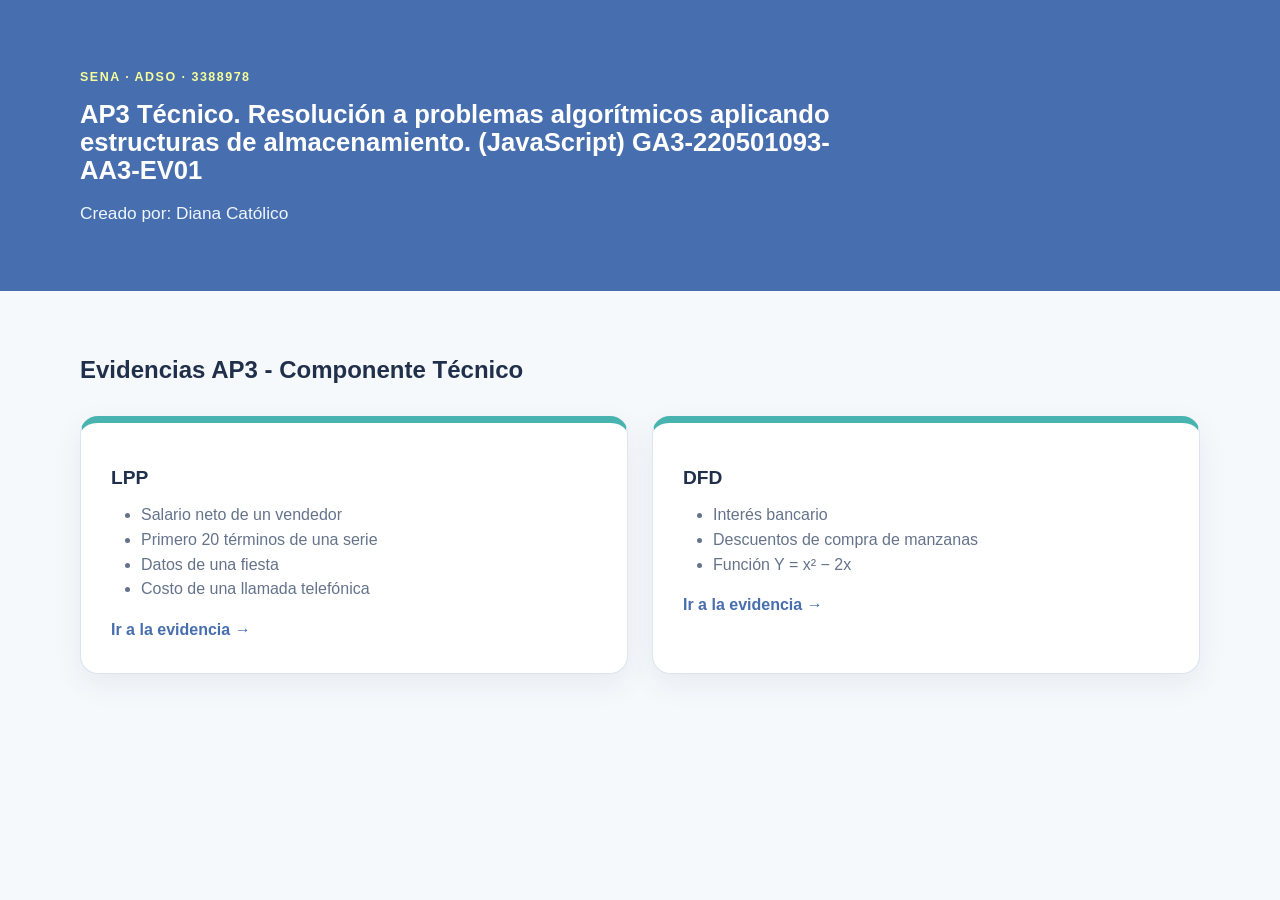
<file: index.html>
<!DOCTYPE html>
<html lang="es">
<head>
  <meta charset="UTF-8">
  <meta name="viewport" content="width=device-width, initial-scale=1.0">
  <title>ADSO - AP3</title>
  <link rel="stylesheet" href="css/styles.css">
</head>
<body>
  <header class="site-header">
    <div class="container header-content">
      <div>
        <span class="eyebrow">SENA · ADSO · 3388978</span>
        <h1>AP3 Técnico. Resolución a problemas algorítmicos aplicando estructuras de almacenamiento. (JavaScript) GA3-220501093- AA3-EV01</h1>
        <p>Creado por: Diana Católico</p>
      </div>
    </div>
  </header>

  <main class="container home">
    <section class="welcome">
      <h2>Evidencias AP3 - Componente Técnico</h2>
    </section>

    <section class="workshop-grid">
      <a class="workshop-card" href="./GA3-220501093-AA3-EV01-JS/evidencia-LPP/index.html">
        <h3>LPP</h3>
        <ul>
          <li>Salario neto de un vendedor</li>
          <li>Primero 20 términos de una serie</li>
          <li>Datos de una fiesta</li>
          <li>Costo de una llamada telefónica</li>
        </ul>
        <span class="card-link">Ir a la evidencia →</span>
      </a>

      <a class="workshop-card" href="./GA3-220501093-AA3-EV01-JS/evidencia-DFD/index.html">
        <h3>DFD</h3>
        <ul>
          <li>Interés bancario</li>
          <li>Descuentos de compra de manzanas</li>
          <li>Función Y = x² − 2x</li>
        </ul>
        <span class="card-link">Ir a la evidencia →</span>
      </a>
    </section>
  </main>
</body>
</html>
</file>
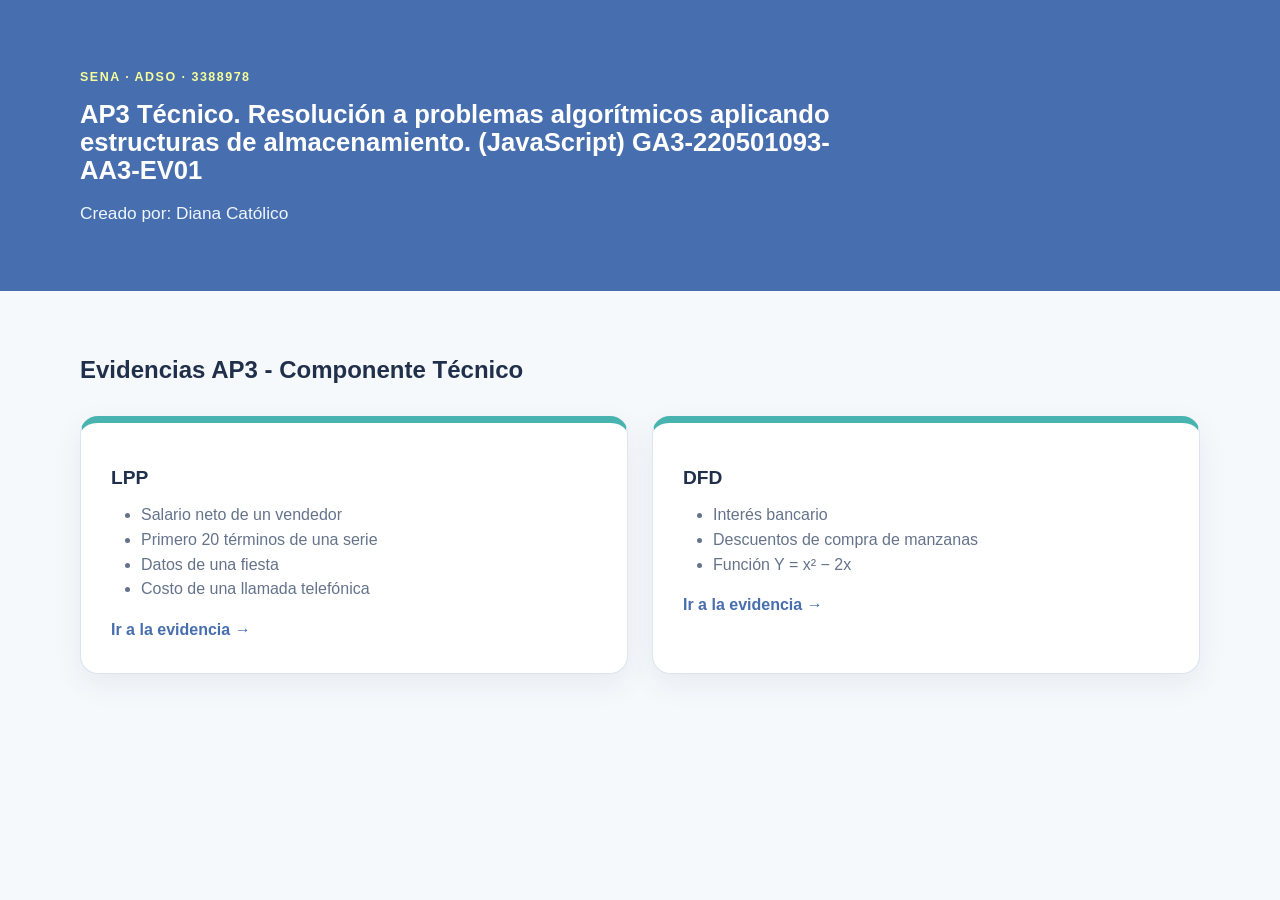
<file: GA3-220501093-AA3-EV01-JS/index.html>
<!DOCTYPE html>
<html lang="es">
<head>
  <meta charset="UTF-8">
  <meta name="viewport" content="width=device-width, initial-scale=1.0">
  <title>ADSO - AP3</title>
  <link rel="stylesheet" href="css/styles.css">
</head>
<body>
  <header class="site-header">
    <div class="container header-content">
      <div>
        <span class="eyebrow">SENA · ADSO · 3388978</span>
        <h1>AP3 Técnico. Resolución a problemas algorítmicos aplicando estructuras de almacenamiento. (JavaScript) GA3-220501093- AA3-EV01</h1>
        <p>Creado por: Diana Católico</p>
      </div>
    </div>
  </header>

  <main class="container home">
    <section class="welcome">
      <h2>Evidencias AP3 - Componente Técnico</h2>
    </section>

    <section class="workshop-grid">
      <a class="workshop-card" href="evidencia-LPP/index.html">
        <h3>LPP</h3>
        <ul>
          <li>Salario neto de un vendedor</li>
          <li>Primero 20 términos de una serie</li>
          <li>Datos de una fiesta</li>
          <li>Costo de una llamada telefónica</li>
        </ul>
        <span class="card-link">Ir a la evidencia →</span>
      </a>

      <a class="workshop-card" href="evidencia-DFD/index.html">
        <h3>DFD</h3>
        <ul>
          <li>Interés bancario</li>
          <li>Descuentos de compra de manzanas</li>
          <li>Función Y = x² − 2x</li>
        </ul>
        <span class="card-link">Ir a la evidencia →</span>
      </a>
    </section>
  </main>
</body>
</html>
</file>
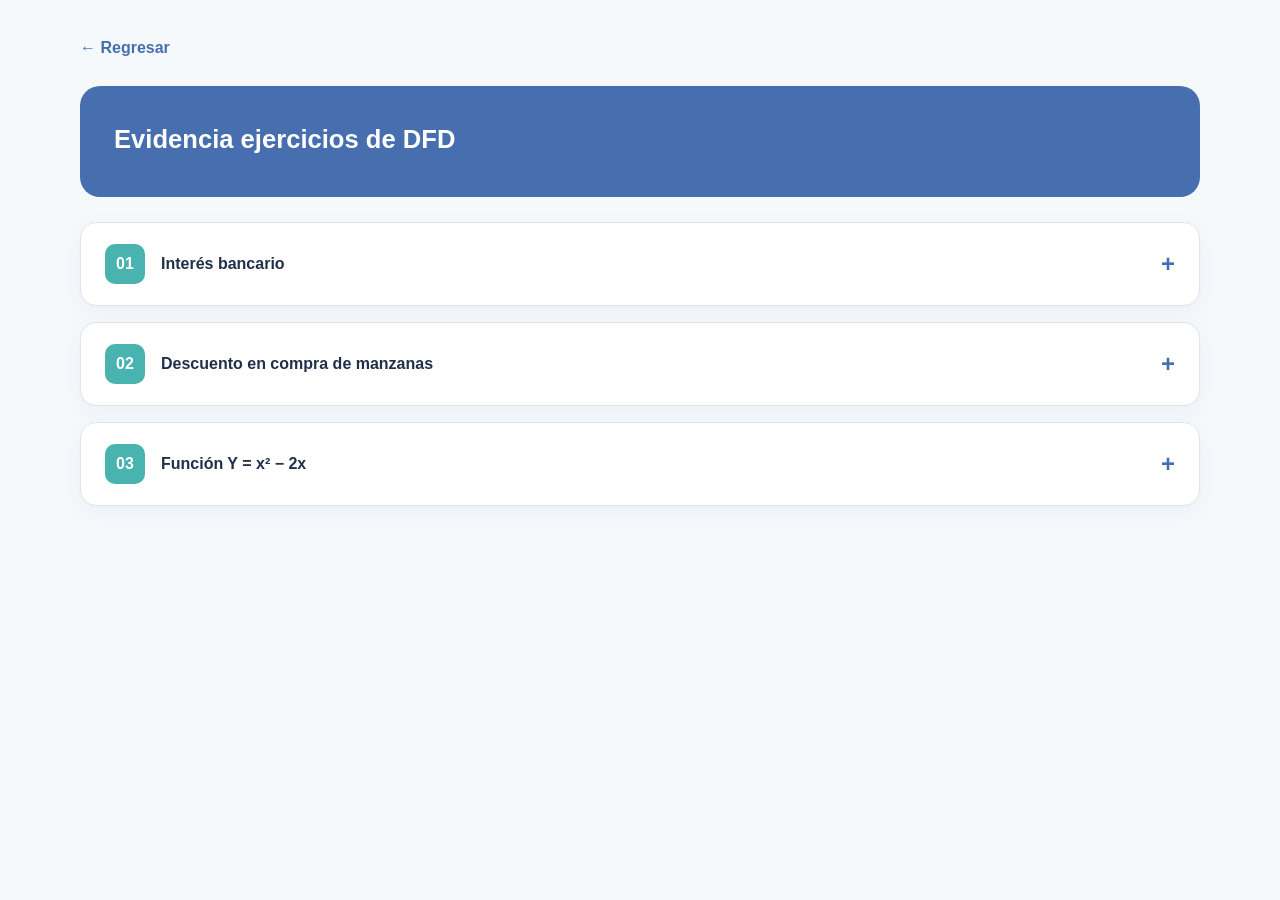
<file: GA3-220501093-AA3-EV01-JS/evidencia-DFD/index.html>
<!DOCTYPE html>
<html lang="es">
<head>
  <meta charset="UTF-8">
  <meta name="viewport" content="width=device-width, initial-scale=1.0">
  <title>Evidencia ejercicios de DFD</title>
  <link rel="stylesheet" href="../../css/styles.css">
</head>
<body>
<main class="container page">
  <div class="topbar"><a class="back" href="../../index.html">← Regresar</a></div>

  <header class="workshop-hero">
    <h1>Evidencia ejercicios de DFD</h1>
  </header>

  <section class="exercise-list">

    <details class="exercise">
      <summary><span class="exercise-number">01</span> Interés bancario</summary>
      <div class="exercise-content">
        <div class="statement">
          <strong>Enunciado:</strong> una persona deposita hoy cierta cantidad de dinero en el banco, donde le reconocen
          un interés del 2% mensual, capitalizado mensualmente. ¿Cuál será el saldo al cabo de 5 años?
          Fórmula: Valor Futuro = Valor Presente × (1 + interés) ^ meses.
        </div>

        <form id="formInteres">
          <div class="field">
            <label for="valorPresente">Valor consignado</label>
            <input id="valorPresente" type="number" min="0" step="0.01" required>
          </div>
          <button type="submit">Calcular valor futuro</button>
        </form>

        <div id="resultadoInteres" class="result"></div>
      </div>
    </details>

    <details class="exercise">
      <summary><span class="exercise-number">02</span> Descuento en compra de manzanas</summary>
      <div class="exercise-content">
        <div class="statement">
          <strong>Enunciado:</strong> una frutería ofrece las manzanas a $4.200 el kilo, con un descuento de acuerdo
          con la cantidad comprada. De 0 a 2 kg: 0%; de 2,01 a 5 kg: 10%; de 5,01 a 10 kg: 15%;
          de 10,01 kg en adelante: 20%.
        </div>

        <div class="table-wrap">
          <table>
            <thead>
              <tr>
                <th>Número de kilos</th>
                <th>Descuento</th>
              </tr>
            </thead>
            <tbody>
              <tr><td>0 - 2</td><td>0%</td></tr>
              <tr><td>2,01 - 5</td><td>10%</td></tr>
              <tr><td>5,01 - 10</td><td>15%</td></tr>
              <tr><td>10,01 en adelante</td><td>20%</td></tr>
            </tbody>
          </table>
        </div>

        <form id="formManzanas">
          <div class="field">
            <label for="kilos">Número de kilos</label>
            <input id="kilos" type="number" min="0" step="0.01" required>
          </div>
          <button type="submit">Calcular compra</button>
        </form>

        <div id="resultadoManzanas" class="result"></div>
      </div>
    </details>

    <details class="exercise">
      <summary><span class="exercise-number">03</span> Función Y = x² − 2x</summary>
      <div class="exercise-content">
        <div class="statement">
          <strong>Enunciado:</strong> dada la función Y = x² − 2x, desarrollar un algoritmo que imprima para valores
          de x desde 1 hasta 10: la suma de todos los valores de Y; valores de Y múltiplos de 3;
          suma de los múltiplos de 3; valores de Y cuyo último dígito sea 5; y suma de estos valores.
        </div>

        <button id="btnFuncion">Calcular resultados</button>
        <div id="resultadoFuncion" class="result"></div>
      </div>
    </details>

  </section>
</main>

<script src="../js/evidencia-DFD.js"></script>
</body>
</html>
</file>
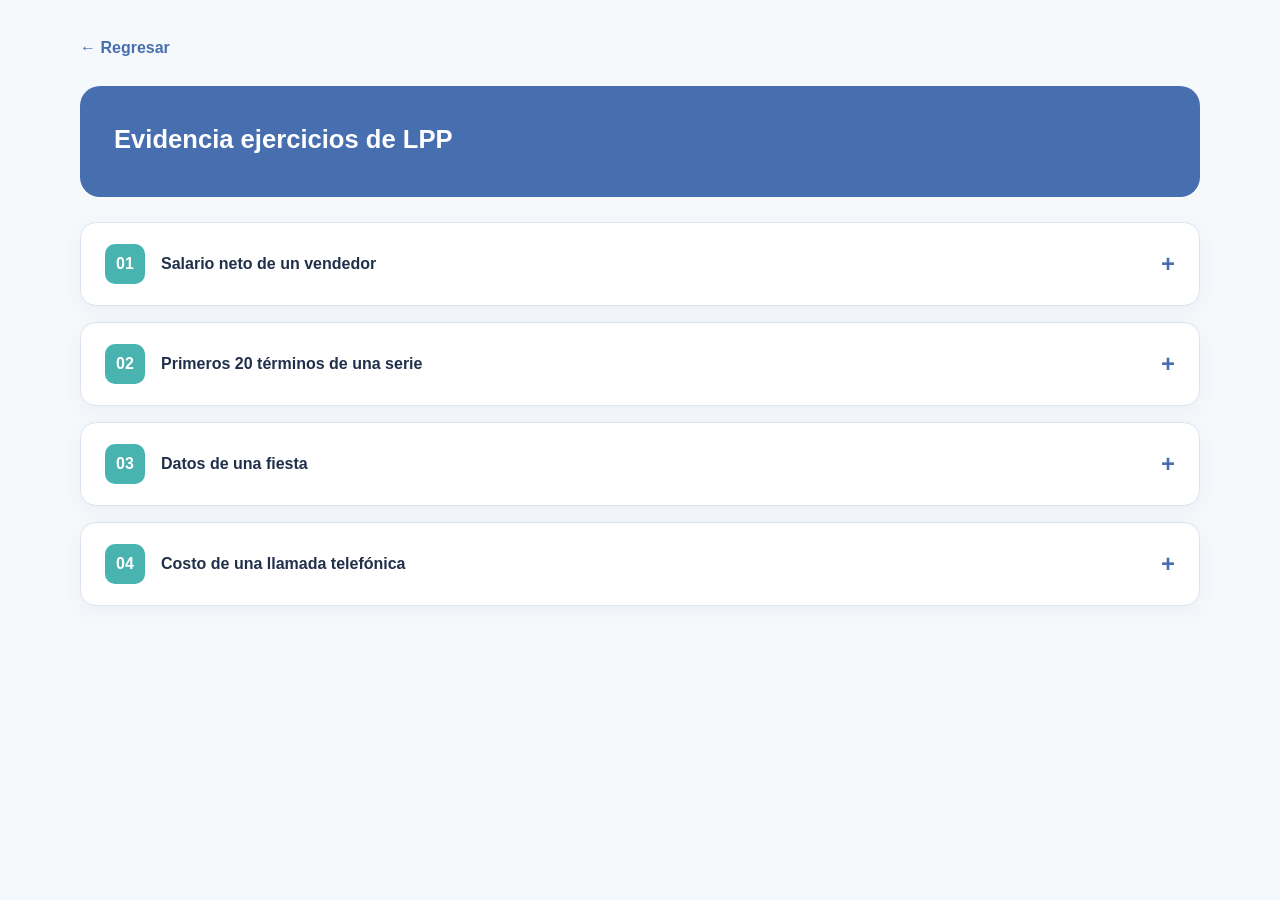
<file: GA3-220501093-AA3-EV01-JS/evidencia-LPP/index.html>
<!DOCTYPE html>
<html lang="es">
<head>
  <meta charset="UTF-8">
  <meta name="viewport" content="width=device-width, initial-scale=1.0">
  <title>Evidencia ejericios de LPP</title>
  <link rel="stylesheet" href="../../css/styles.css">
</head>
<body>
<main class="container page">
  <div class="topbar"><a class="back" href="../../index.html">← Regresar</a></div>

  <header class="workshop-hero">
    <h1>Evidencia ejercicios de LPP</h1>
  </header>

  <section class="exercise-list">

    <details class="exercise">
      <summary><span class="exercise-number">01</span> Salario neto de un vendedor</summary>
      <div class="exercise-content">
        <div class="statement">
          <strong>Enunciado:</strong> Desarrollar un algoritmo que calcule el salario neto que debe recibir un vendedor.
          Se debe tener en cuenta si tiene derecho o no al auxilio de transporte. El sueldo devengado es
          salario básico × días laborados / 30. El auxilio corresponde a empleados cuyo salario sea menor o igual
          a 2 SMMLV. Para 2017: SMMLV $737.717 y auxilio $83.140. La comisión de ventas es del 2%.
          El salario neto es total devengado menos descuentos por préstamos.
        </div>

        <form id="formSalario">
          <div class="form-grid">
            <div class="field">
              <label for="cedula">Cédula</label>
              <input id="cedula" type="text" required>
            </div>
            <div class="field">
              <label for="nombre">Nombre</label>
              <input id="nombre" type="text" required>
            </div>
            <div class="field">
              <label for="salario">Salario básico</label>
              <input id="salario" type="number" min="0" required>
            </div>
            <div class="field">
              <label for="dias">Días laborados (1-30)</label>
              <input id="dias" type="number" min="1" max="30" required>
            </div>
            <div class="field">
              <label for="ventas">Ventas del mes</label>
              <input id="ventas" type="number" min="0" required>
            </div>
            <div class="field">
              <label for="prestamos">Préstamos / descuentos</label>
              <input id="prestamos" type="number" min="0" required>
            </div>
          </div>
          <button type="submit">Calcular salario</button>
          <div id="errorSalario" class="error"></div>
        </form>

        <div id="resultadoSalario" class="result"></div>
      </div>
    </details>

    <details class="exercise">
      <summary><span class="exercise-number">02</span> Primeros 20 términos de una serie</summary>
      <div class="exercise-content">
        <div class="statement">
          <strong>Enunciado:</strong> hacer un algoritmo que imprima los primeros 20 términos de la siguiente serie:
          1, 3, 6, 10, 15, 21, 28, [...]
        </div>
        <button id="btnSerie">Generar serie</button>
        <div id="resultadoSerie" class="result"></div>
      </div>
    </details>

    <details class="exercise">
      <summary><span class="exercise-number">03</span> Datos de una fiesta</summary>
      <div class="exercise-content">
        <div class="statement">
          <strong>Enunciado:</strong> desarrollar un algoritmo que permita calcular cuántas personas asistieron a una fiesta,
          cuántos hombres y mujeres, el promedio de edades por sexo y la edad de la persona más joven.
          No se permiten menores de edad. Se ingresan datos hasta que se introduzca una edad igual a cero.
        </div>

        <div class="note">
          En esta versión web se agregan las personas una por una. Se finaliza el proceso dando click en el botón <strong>"Finalizar registro"</strong>.
        </div>

        <form id="formFiesta">
          <div class="form-grid">
            <div class="field">
              <label for="edadFiesta">Edad</label>
              <input id="edadFiesta" type="number" min="0" required>
            </div>
            <div class="field">
              <label for="sexoFiesta">Sexo</label>
              <select id="sexoFiesta" required>
                <option value="">Seleccione...</option>
                <option value="H">Hombre</option>
                <option value="M">Mujer</option>
              </select>
            </div>
          </div>
          <button type="submit">Agregar persona</button>
          <button type="button" class="secondary" id="finalizarFiesta">Finalizar registro</button>
          <div id="errorFiesta" class="error"></div>
        </form>

        <div id="resultadoFiesta" class="result"></div>
      </div>
    </details>

    <details class="exercise">
      <summary><span class="exercise-number">04</span> Costo de una llamada telefónica</summary>
      <div class="exercise-content">
        <div class="statement">
          <strong>Enunciado:</strong> hacer un algoritmo que imprima el costo de una llamada telefónica.
          Toda llamada que dure tres minutos o menos cuesta $200. Cada minuto adicional cuesta $30.
        </div>

        <form id="formLlamada">
          <div class="field">
            <label for="minutos">Duración de la llamada (minutos)</label>
            <input id="minutos" type="number" min="0" step="1" required>
          </div>
          <button type="submit">Calcular costo</button>
        </form>

        <div id="resultadoLlamada" class="result"></div>
      </div>
    </details>

  </section>
</main>

<script src="../js/evidencia-LPP.js"></script>
</body>
</html>
</file>
<file: css/styles.css>
:root {
  --blue: #476EAE;
  --teal: #48B3AF;
  --green: #A7E399;
  --yellow: #F6FF99;
  --white: #ffffff;
  --ink: #21304a;
  --muted: #65738a;
  --border: #dce5ef;
  --background: #f6f9fc;
}

* {
  box-sizing: border-box;
  margin: 0;
  padding: 0;
}

html {
  scroll-behavior: smooth;
}

body {
  min-height: 100vh;
  font-family: Arial, Helvetica, sans-serif;
  color: var(--ink);
  background: var(--background);
  line-height: 1.55;
}

a {
  color: inherit;
}

.container {
  width: min(1120px, 92%);
  margin: 0 auto;
}

/* ---------- Página inicial ---------- */

.site-header {
  background: var(--blue);
  color: var(--white);
  padding: 64px 0;
}

.header-content {
  display: flex;
  align-items: center;
}

.eyebrow {
  display: inline-block;
  color: var(--yellow);
  font-size: .78rem;
  font-weight: 800;
  letter-spacing: .12em;
  margin-bottom: 14px;
}

.site-header h1 {
  max-width: 760px;
  font-size: clamp(1.5rem, 2vw, 1.7rem);
  line-height: 1.08;
  margin-bottom: 16px;
}

.site-header p {
  max-width: 700px;
  color: #eef7ff;
  font-size: 1.08rem;
}

.home {
  padding: 48px 0 70px;
}

.welcome {
  margin-bottom: 28px;
}

.welcome h2 {
  margin: 12px 0 6px;
  font-size: 1.5rem;
}

.welcome p {
  color: var(--muted);
}

.workshop-grid {
  display: grid;
  grid-template-columns: repeat(2, 1fr);
  gap: 24px;
}

.workshop-card {
  display: block;
  text-decoration: none;
  background: var(--white);
  border: 1px solid var(--border);
  border-top: 7px solid var(--teal);
  border-radius: 18px;
  padding: 30px;
  box-shadow: 0 10px 30px rgba(33, 48, 74, .07);
  transition: transform .2s ease, box-shadow .2s ease;
}

.workshop-card:hover {
  transform: translateY(-5px);
  box-shadow: 0 16px 38px rgba(33, 48, 74, .13);
}

.workshop-card h3 {
  margin: 10px 0;
  font-size: 1.2rem;
}

.workshop-card li {
  margin-inline: 30px;
  color: var(--muted);
}

.card-link {
  display: inline-block;
  margin-top: 16px;
  color: var(--blue);
  font-weight: 800;
}

/* ---------- Páginas de evidencias ---------- */

.page {
  padding: 36px 0 70px;
}

.topbar {
  margin-bottom: 25px;
}

.back {
  color: var(--blue);
  font-weight: 800;
  text-decoration: none;
}

.workshop-hero {
  background: var(--blue);
  color: var(--white);
  border-radius: 20px;
  padding: 34px;
  margin-bottom: 25px;
}

.workshop-hero .eyebrow {
  color: var(--yellow);
}

.workshop-hero h1 {
  font-size: clamp(1.5rem, 2vw, 1.7rem);
  line-height: 1.1;
  margin: 5px 0 10px;
}

.workshop-hero p {
  color: #eef7ff;
}

.exercise-list {
  display: grid;
  gap: 16px;
}

/* ---------- Acordeones / collapsables ---------- */

.exercise {
  background: var(--white);
  border: 1px solid var(--border);
  border-radius: 16px;
  overflow: hidden;
  box-shadow: 0 6px 20px rgba(33, 48, 74, .05);
}

.exercise summary {
  list-style: none;
  cursor: pointer;
  padding: 21px 24px;
  display: flex;
  align-items: center;
  gap: 16px;
  font-weight: 800;
  color: var(--ink);
}

.exercise summary::-webkit-details-marker {
  display: none;
}

.exercise summary::after {
  content: "+";
  margin-left: auto;
  color: var(--blue);
  font-size: 1.5rem;
  line-height: 1;
}

.exercise[open] summary {
  background: var(--yellow);
}

.exercise[open] summary::after {
  content: "−";
}

.exercise-number {
  flex: 0 0 auto;
  width: 40px;
  height: 40px;
  display: grid;
  place-items: center;
  border-radius: 10px;
  background: var(--teal);
  color: var(--white);
}

.exercise-content {
  padding: 0 24px 26px;
  border-top: 1px solid var(--border);
}

.statement {
  margin: 20px 0;
  padding: 18px;
  border-left: 5px solid var(--green);
  background: #fbfff8;
  color: var(--ink);
}

.form-grid {
  display: grid;
  grid-template-columns: repeat(2, 1fr);
  gap: 16px;
}

.field {
  display: flex;
  flex-direction: column;
  gap: 7px;
}

.field.full {
  grid-column: 1 / -1;
}

label {
  font-weight: 700;
}

input,
select {
  width: 100%;
  padding: 12px 13px;
  border: 1px solid #c8d4e2;
  border-radius: 9px;
  background: var(--white);
  color: var(--ink);
  font: inherit;
}

input:focus,
select:focus {
  outline: 3px solid rgba(72, 179, 175, .25);
  border-color: var(--teal);
}

button {
  border: 0;
  border-radius: 9px;
  padding: 12px 19px;
  margin-top: 18px;
  background: var(--blue);
  color: var(--white);
  font: inherit;
  font-weight: 800;
  cursor: pointer;
  transition: transform .15s ease, opacity .15s ease;
}

button:hover {
  opacity: .92;
  transform: translateY(-1px);
}

button.secondary {
  background: var(--teal);
}

.result {
  display: none;
  margin-top: 22px;
  padding: 20px;
  border-radius: 12px;
  background: #f5fafb;
  border: 1px solid #d5eceb;
}

.result.show {
  display: block;
}

.result h3 {
  margin-bottom: 12px;
}

.result p {
  margin: 8px 0;
}

.error {
  color: #a12c2c;
  font-weight: 700;
  margin-top: 12px;
}

.note {
  padding: 13px 16px;
  margin-top: 16px;
  border-radius: 10px;
  background: var(--yellow);
}

.values {
  display: flex;
  flex-wrap: wrap;
  gap: 8px;
  margin: 10px 0 15px;
}

.value {
  padding: 7px 11px;
  border-radius: 8px;
  background: var(--green);
  font-weight: 800;
}

.table-wrap {
  overflow-x: auto;
  margin: 18px 0;
}

table {
  width: 100%;
  border-collapse: collapse;
  background: var(--white);
}

th,
td {
  padding: 10px;
  border: 1px solid var(--border);
  text-align: center;
}

th {
  background: var(--teal);
  color: var(--white);
}

@media (max-width: 720px) {
  .workshop-grid,
  .form-grid {
    grid-template-columns: 1fr;
  }

  .field.full {
    grid-column: auto;
  }

  .site-header {
    padding: 45px 0;
  }

  .workshop-hero,
  .exercise-content {
    padding-left: 20px;
    padding-right: 20px;
  }

  .exercise summary {
    padding: 18px;
  }
}
</file>
<file: GA3-220501093-AA3-EV01-JS/css/styles.css>
:root {
  --blue: #476EAE;
  --teal: #48B3AF;
  --green: #A7E399;
  --yellow: #F6FF99;
  --white: #ffffff;
  --ink: #21304a;
  --muted: #65738a;
  --border: #dce5ef;
  --background: #f6f9fc;
}

* {
  box-sizing: border-box;
  margin: 0;
  padding: 0;
}

html {
  scroll-behavior: smooth;
}

body {
  min-height: 100vh;
  font-family: Arial, Helvetica, sans-serif;
  color: var(--ink);
  background: var(--background);
  line-height: 1.55;
}

a {
  color: inherit;
}

.container {
  width: min(1120px, 92%);
  margin: 0 auto;
}

/* ---------- Página inicial ---------- */

.site-header {
  background: var(--blue);
  color: var(--white);
  padding: 64px 0;
}

.header-content {
  display: flex;
  align-items: center;
}

.eyebrow {
  display: inline-block;
  color: var(--yellow);
  font-size: .78rem;
  font-weight: 800;
  letter-spacing: .12em;
  margin-bottom: 14px;
}

.site-header h1 {
  max-width: 760px;
  font-size: clamp(1.5rem, 2vw, 1.7rem);
  line-height: 1.08;
  margin-bottom: 16px;
}

.site-header p {
  max-width: 700px;
  color: #eef7ff;
  font-size: 1.08rem;
}

.home {
  padding: 48px 0 70px;
}

.welcome {
  margin-bottom: 28px;
}

.welcome h2 {
  margin: 12px 0 6px;
  font-size: 1.5rem;
}

.welcome p {
  color: var(--muted);
}

.workshop-grid {
  display: grid;
  grid-template-columns: repeat(2, 1fr);
  gap: 24px;
}

.workshop-card {
  display: block;
  text-decoration: none;
  background: var(--white);
  border: 1px solid var(--border);
  border-top: 7px solid var(--teal);
  border-radius: 18px;
  padding: 30px;
  box-shadow: 0 10px 30px rgba(33, 48, 74, .07);
  transition: transform .2s ease, box-shadow .2s ease;
}

.workshop-card:hover {
  transform: translateY(-5px);
  box-shadow: 0 16px 38px rgba(33, 48, 74, .13);
}

.workshop-card h3 {
  margin: 10px 0;
  font-size: 1.2rem;
}

.workshop-card li {
  margin-inline: 30px;
  color: var(--muted);
}

.card-link {
  display: inline-block;
  margin-top: 16px;
  color: var(--blue);
  font-weight: 800;
}

/* ---------- Páginas de evidencias ---------- */

.page {
  padding: 36px 0 70px;
}

.topbar {
  margin-bottom: 25px;
}

.back {
  color: var(--blue);
  font-weight: 800;
  text-decoration: none;
}

.workshop-hero {
  background: var(--blue);
  color: var(--white);
  border-radius: 20px;
  padding: 34px;
  margin-bottom: 25px;
}

.workshop-hero .eyebrow {
  color: var(--yellow);
}

.workshop-hero h1 {
  font-size: clamp(1.5rem, 2vw, 1.7rem);
  line-height: 1.1;
  margin: 5px 0 10px;
}

.workshop-hero p {
  color: #eef7ff;
}

.exercise-list {
  display: grid;
  gap: 16px;
}

/* ---------- Acordeones / collapsables ---------- */

.exercise {
  background: var(--white);
  border: 1px solid var(--border);
  border-radius: 16px;
  overflow: hidden;
  box-shadow: 0 6px 20px rgba(33, 48, 74, .05);
}

.exercise summary {
  list-style: none;
  cursor: pointer;
  padding: 21px 24px;
  display: flex;
  align-items: center;
  gap: 16px;
  font-weight: 800;
  color: var(--ink);
}

.exercise summary::-webkit-details-marker {
  display: none;
}

.exercise summary::after {
  content: "+";
  margin-left: auto;
  color: var(--blue);
  font-size: 1.5rem;
  line-height: 1;
}

.exercise[open] summary {
  background: var(--yellow);
}

.exercise[open] summary::after {
  content: "−";
}

.exercise-number {
  flex: 0 0 auto;
  width: 40px;
  height: 40px;
  display: grid;
  place-items: center;
  border-radius: 10px;
  background: var(--teal);
  color: var(--white);
}

.exercise-content {
  padding: 0 24px 26px;
  border-top: 1px solid var(--border);
}

.statement {
  margin: 20px 0;
  padding: 18px;
  border-left: 5px solid var(--green);
  background: #fbfff8;
  color: var(--ink);
}

.form-grid {
  display: grid;
  grid-template-columns: repeat(2, 1fr);
  gap: 16px;
}

.field {
  display: flex;
  flex-direction: column;
  gap: 7px;
}

.field.full {
  grid-column: 1 / -1;
}

label {
  font-weight: 700;
}

input,
select {
  width: 100%;
  padding: 12px 13px;
  border: 1px solid #c8d4e2;
  border-radius: 9px;
  background: var(--white);
  color: var(--ink);
  font: inherit;
}

input:focus,
select:focus {
  outline: 3px solid rgba(72, 179, 175, .25);
  border-color: var(--teal);
}

button {
  border: 0;
  border-radius: 9px;
  padding: 12px 19px;
  margin-top: 18px;
  background: var(--blue);
  color: var(--white);
  font: inherit;
  font-weight: 800;
  cursor: pointer;
  transition: transform .15s ease, opacity .15s ease;
}

button:hover {
  opacity: .92;
  transform: translateY(-1px);
}

button.secondary {
  background: var(--teal);
}

.result {
  display: none;
  margin-top: 22px;
  padding: 20px;
  border-radius: 12px;
  background: #f5fafb;
  border: 1px solid #d5eceb;
}

.result.show {
  display: block;
}

.result h3 {
  margin-bottom: 12px;
}

.result p {
  margin: 8px 0;
}

.error {
  color: #a12c2c;
  font-weight: 700;
  margin-top: 12px;
}

.note {
  padding: 13px 16px;
  margin-top: 16px;
  border-radius: 10px;
  background: var(--yellow);
}

.values {
  display: flex;
  flex-wrap: wrap;
  gap: 8px;
  margin: 10px 0 15px;
}

.value {
  padding: 7px 11px;
  border-radius: 8px;
  background: var(--green);
  font-weight: 800;
}

.table-wrap {
  overflow-x: auto;
  margin: 18px 0;
}

table {
  width: 100%;
  border-collapse: collapse;
  background: var(--white);
}

th,
td {
  padding: 10px;
  border: 1px solid var(--border);
  text-align: center;
}

th {
  background: var(--teal);
  color: var(--white);
}

@media (max-width: 720px) {
  .workshop-grid,
  .form-grid {
    grid-template-columns: 1fr;
  }

  .field.full {
    grid-column: auto;
  }

  .site-header {
    padding: 45px 0;
  }

  .workshop-hero,
  .exercise-content {
    padding-left: 20px;
    padding-right: 20px;
  }

  .exercise summary {
    padding: 18px;
  }
}
</file>
